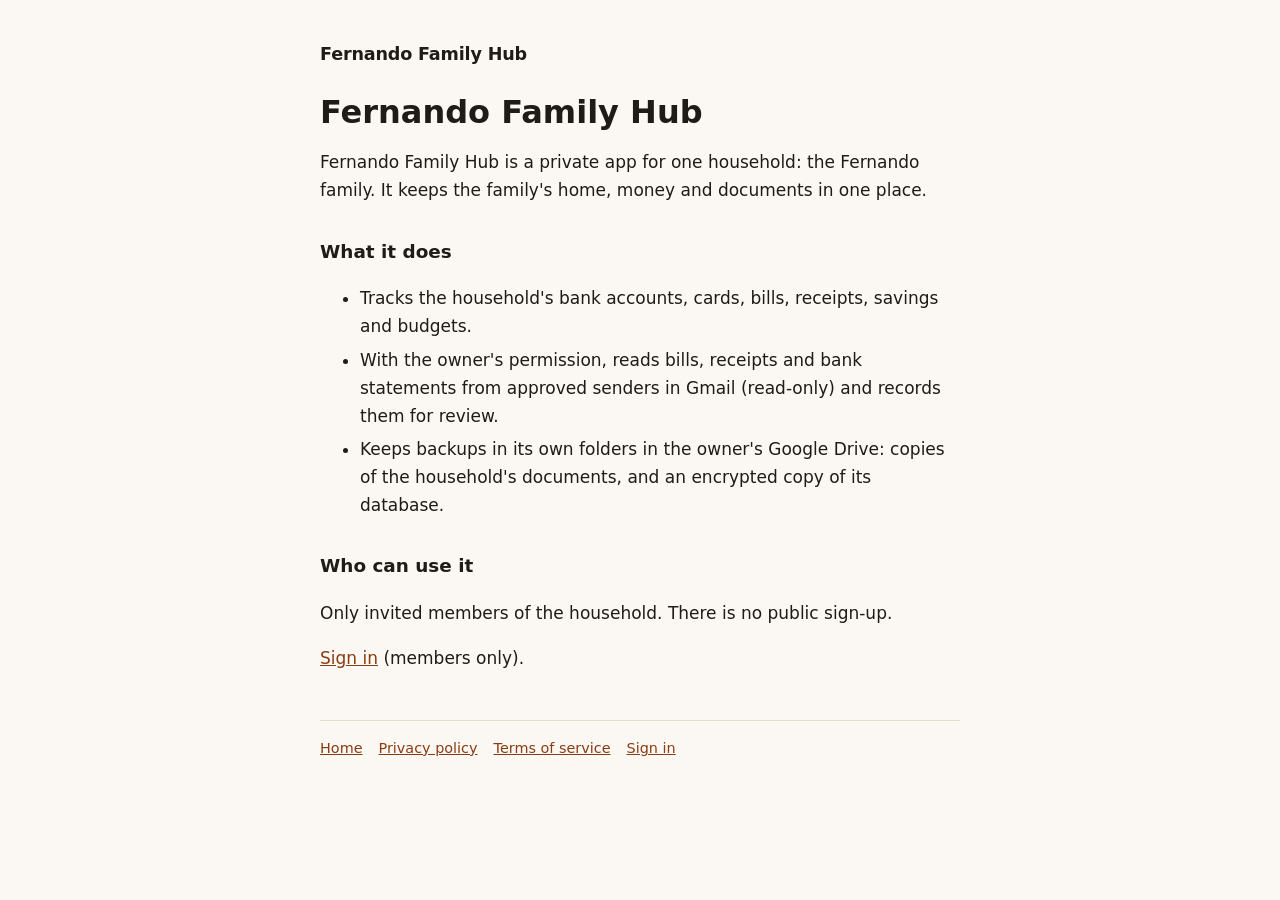
<file: index.html>
<!doctype html>
<html lang="en">
<head>
<meta charset="utf-8">
<meta name="viewport" content="width=device-width, initial-scale=1">
<title>Fernando Family Hub</title>
<meta name="description" content="Fernando Family Hub: a private household app for the Fernando family.">
<link rel="stylesheet" href="/style.css">
</head>
<body>
<main>
<a class="brand" href="/">Fernando Family Hub</a>
<h1>Fernando Family Hub</h1>
<p>Fernando Family Hub is a private app for one household: the Fernando family. It keeps the family's home, money and documents in one place.</p>
<h2>What it does</h2>
<ul>
<li>Tracks the household's bank accounts, cards, bills, receipts, savings and budgets.</li>
<li>With the owner's permission, reads bills, receipts and bank statements from approved senders in Gmail (read-only) and records them for review.</li>
<li>Keeps backups in its own folders in the owner's Google Drive: copies of the household's documents, and an encrypted copy of its database.</li>
</ul>
<h2>Who can use it</h2>
<p>Only invited members of the household. There is no public sign-up.</p>
<p><a href="https://hub.fernandofamily.com/login">Sign in</a> (members only).</p>
<footer><a href="/">Home</a><a href="/privacy">Privacy policy</a><a href="/terms">Terms of service</a><a href="https://hub.fernandofamily.com/login">Sign in</a></footer>
</main>
</body>
</html>
</file>
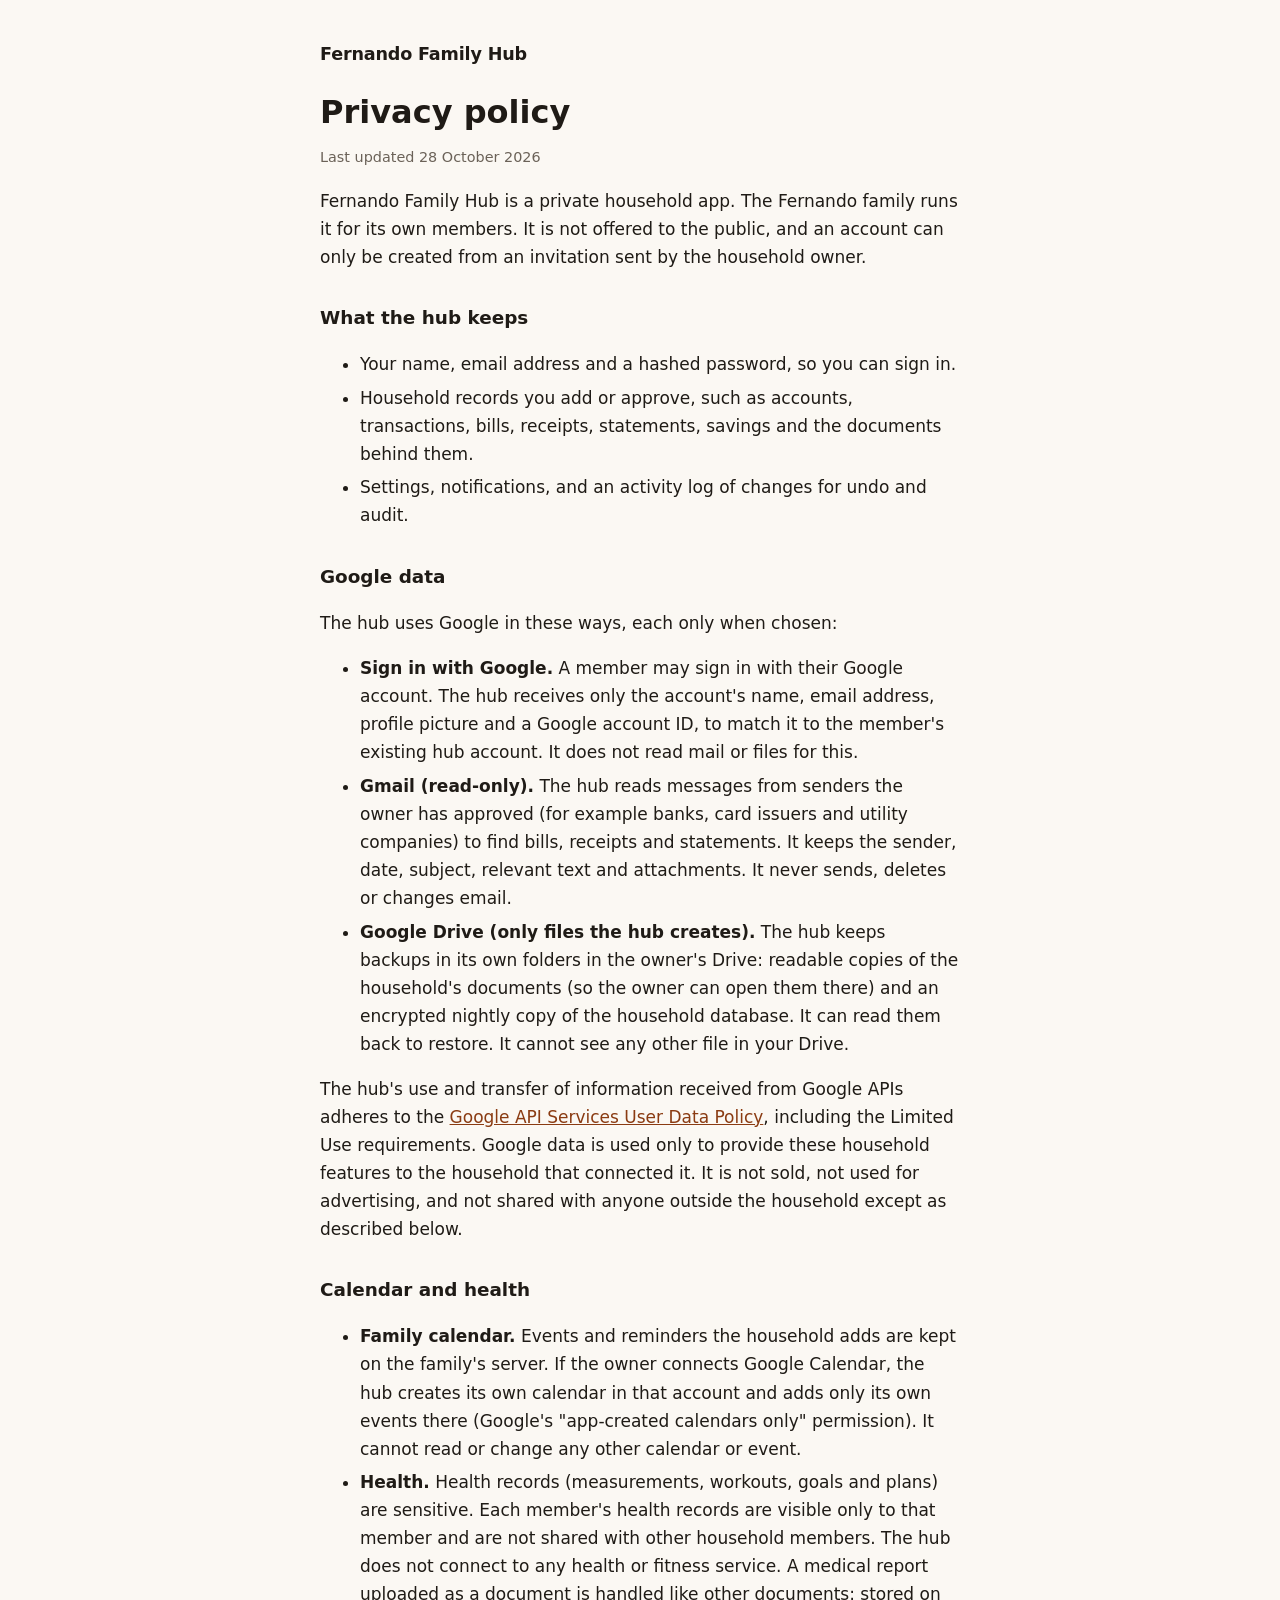
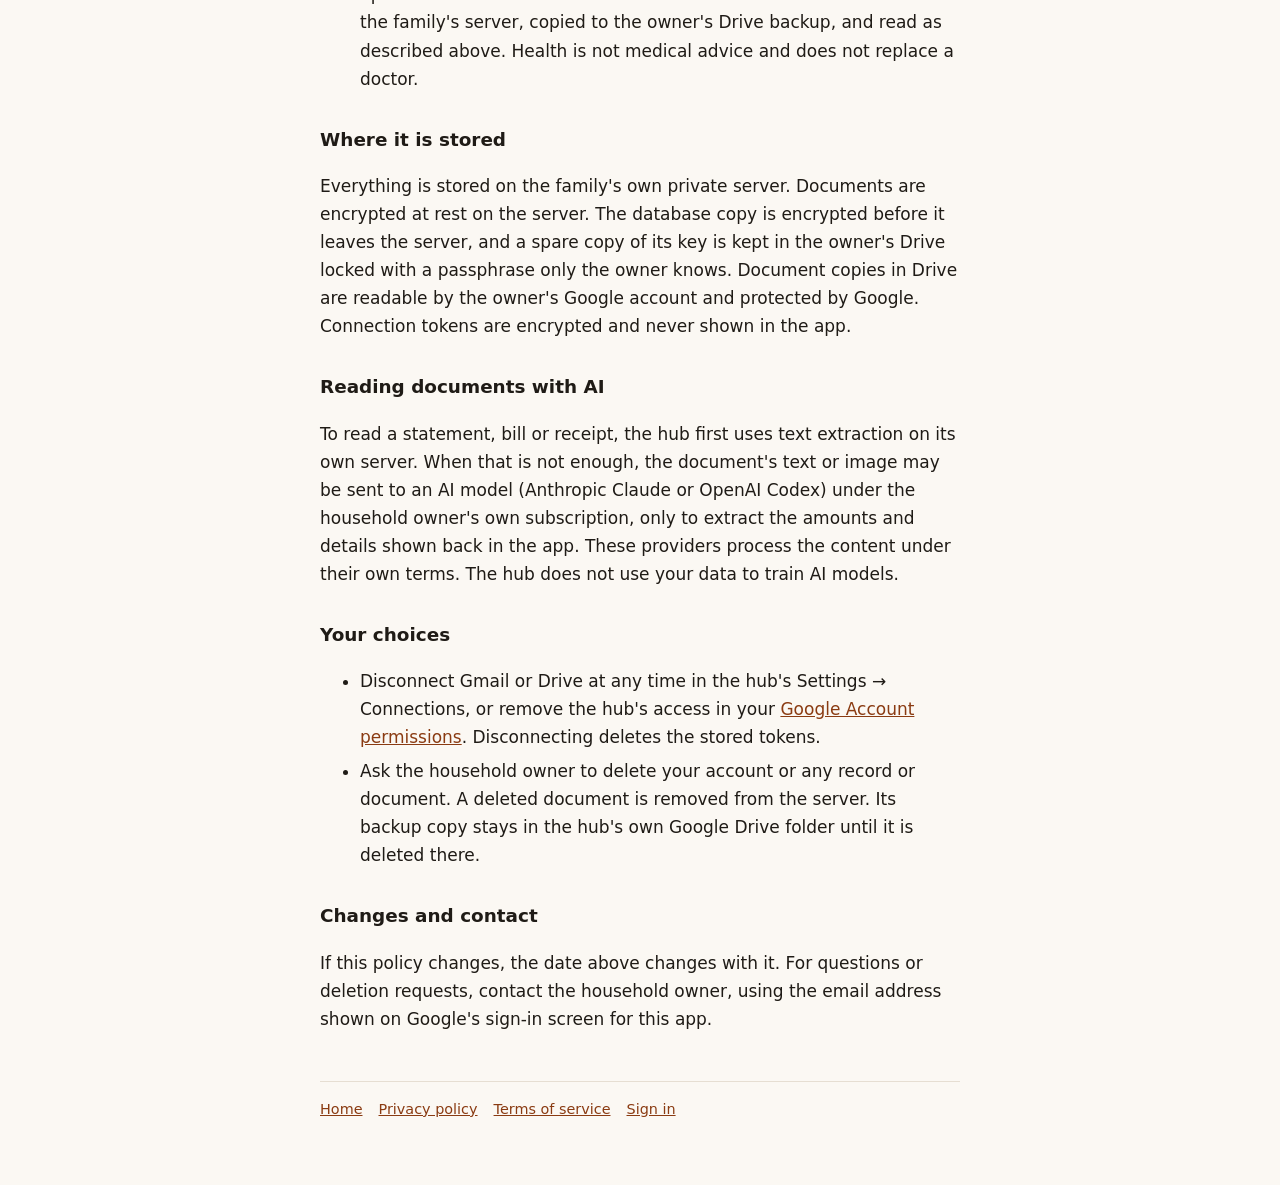
<file: privacy.html>
<!doctype html>
<html lang="en">
<head>
<meta charset="utf-8">
<meta name="viewport" content="width=device-width, initial-scale=1">
<title>Privacy policy · Fernando Family Hub</title>
<link rel="stylesheet" href="/style.css">
</head>
<body>
<main>
<a class="brand" href="/">Fernando Family Hub</a>
<h1>Privacy policy</h1>
<p class="updated">Last updated 28 October 2026</p>
<p>Fernando Family Hub is a private household app. The Fernando family runs it for its own members. It is not offered to the public, and an account can only be created from an invitation sent by the household owner.</p>

<h2>What the hub keeps</h2>
<ul>
<li>Your name, email address and a hashed password, so you can sign in.</li>
<li>Household records you add or approve, such as accounts, transactions, bills, receipts, statements, savings and the documents behind them.</li>
<li>Settings, notifications, and an activity log of changes for undo and audit.</li>
</ul>

<h2>Google data</h2>
<p>The hub uses Google in these ways, each only when chosen:</p>
<ul>
<li><strong>Sign in with Google.</strong> A member may sign in with their Google account. The hub receives only the account's name, email address, profile picture and a Google account ID, to match it to the member's existing hub account. It does not read mail or files for this.</li>
<li><strong>Gmail (read-only).</strong> The hub reads messages from senders the owner has approved (for example banks, card issuers and utility companies) to find bills, receipts and statements. It keeps the sender, date, subject, relevant text and attachments. It never sends, deletes or changes email.</li>
<li><strong>Google Drive (only files the hub creates).</strong> The hub keeps backups in its own folders in the owner's Drive: readable copies of the household's documents (so the owner can open them there) and an encrypted nightly copy of the household database. It can read them back to restore. It cannot see any other file in your Drive.</li>
</ul>
<p>The hub's use and transfer of information received from Google APIs adheres to the <a href="https://developers.google.com/terms/api-services-user-data-policy">Google API Services User Data Policy</a>, including the Limited Use requirements. Google data is used only to provide these household features to the household that connected it. It is not sold, not used for advertising, and not shared with anyone outside the household except as described below.</p>

<h2>Calendar and health</h2>
<ul>
<li><strong>Family calendar.</strong> Events and reminders the household adds are kept on the family's server. If the owner connects Google Calendar, the hub creates its own calendar in that account and adds only its own events there (Google's "app-created calendars only" permission). It cannot read or change any other calendar or event.</li>
<li><strong>Health.</strong> Health records (measurements, workouts, goals and plans) are sensitive. Each member's health records are visible only to that member and are not shared with other household members. The hub does not connect to any health or fitness service. A medical report uploaded as a document is handled like other documents: stored on the family's server, copied to the owner's Drive backup, and read as described above. Health is not medical advice and does not replace a doctor.</li>
</ul>

<h2>Where it is stored</h2>
<p>Everything is stored on the family's own private server. Documents are encrypted at rest on the server. The database copy is encrypted before it leaves the server, and a spare copy of its key is kept in the owner's Drive locked with a passphrase only the owner knows. Document copies in Drive are readable by the owner's Google account and protected by Google. Connection tokens are encrypted and never shown in the app.</p>

<h2>Reading documents with AI</h2>
<p>To read a statement, bill or receipt, the hub first uses text extraction on its own server. When that is not enough, the document's text or image may be sent to an AI model (Anthropic Claude or OpenAI Codex) under the household owner's own subscription, only to extract the amounts and details shown back in the app. These providers process the content under their own terms. The hub does not use your data to train AI models.</p>

<h2>Your choices</h2>
<ul>
<li>Disconnect Gmail or Drive at any time in the hub's Settings → Connections, or remove the hub's access in your <a href="https://myaccount.google.com/permissions">Google Account permissions</a>. Disconnecting deletes the stored tokens.</li>
<li>Ask the household owner to delete your account or any record or document. A deleted document is removed from the server. Its backup copy stays in the hub's own Google Drive folder until it is deleted there.</li>
</ul>

<h2>Changes and contact</h2>
<p>If this policy changes, the date above changes with it. For questions or deletion requests, contact the household owner, using the email address shown on Google's sign-in screen for this app.</p>
<footer><a href="/">Home</a><a href="/privacy">Privacy policy</a><a href="/terms">Terms of service</a><a href="https://hub.fernandofamily.com/login">Sign in</a></footer>
</main>
</body>
</html>
</file>
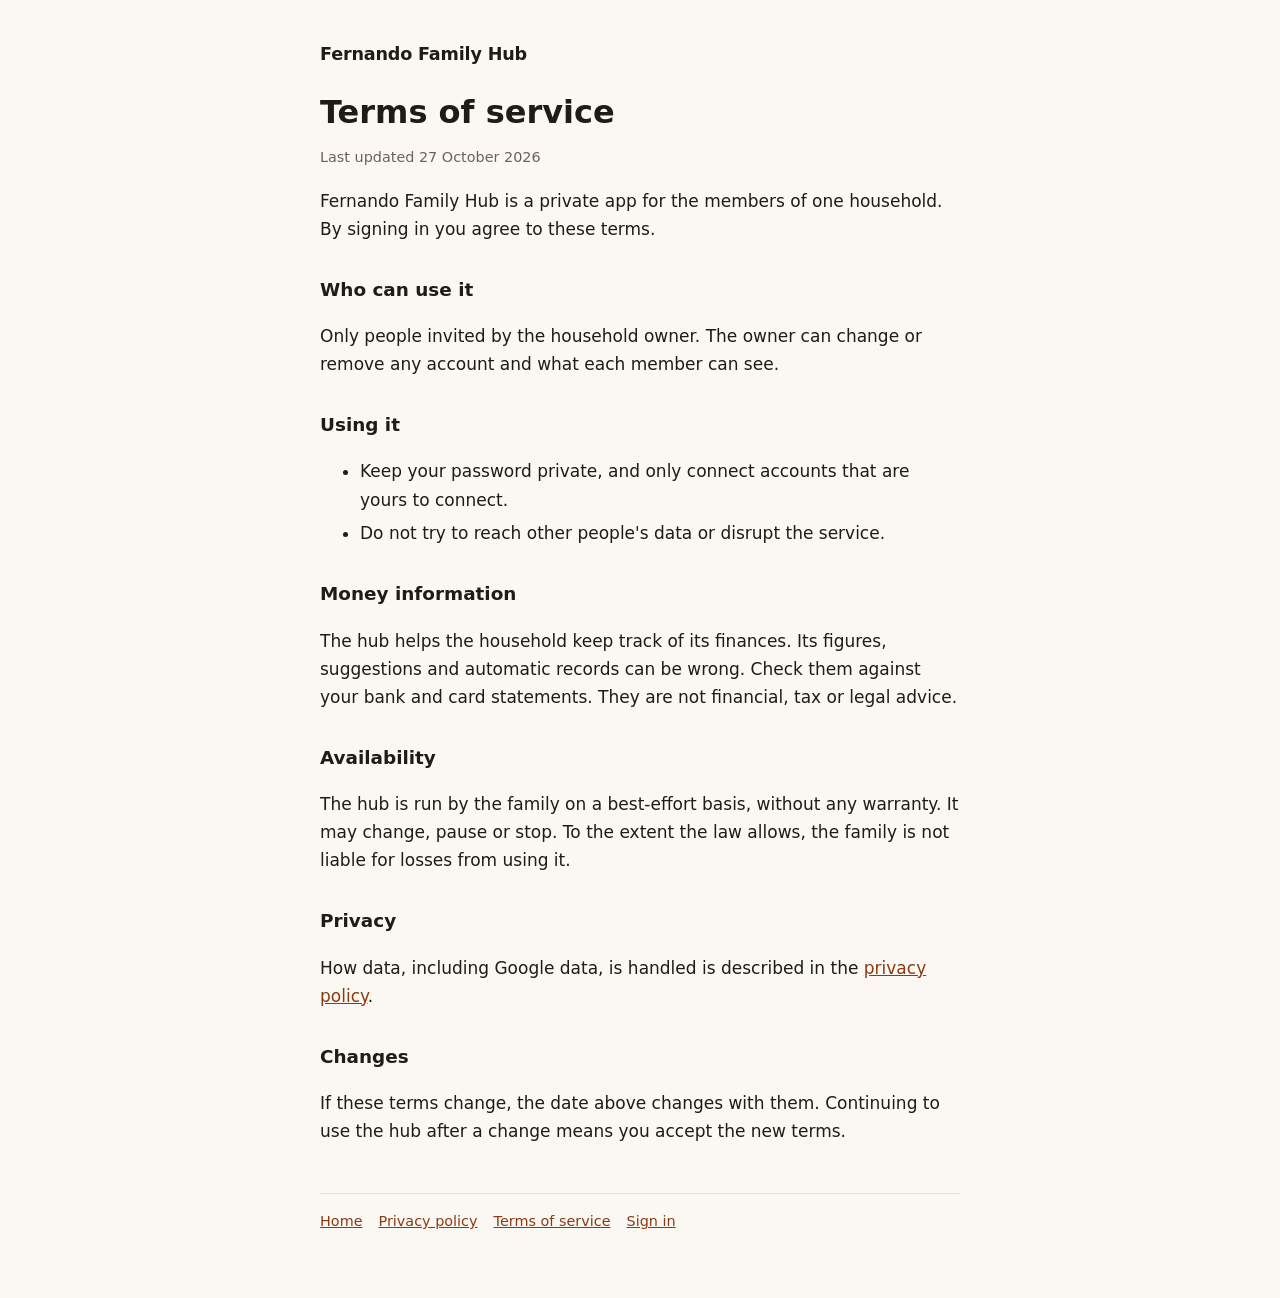
<file: terms.html>
<!doctype html>
<html lang="en">
<head>
<meta charset="utf-8">
<meta name="viewport" content="width=device-width, initial-scale=1">
<title>Terms of service · Fernando Family Hub</title>
<link rel="stylesheet" href="/style.css">
</head>
<body>
<main>
<a class="brand" href="/">Fernando Family Hub</a>
<h1>Terms of service</h1>
<p class="updated">Last updated 27 October 2026</p>
<p>Fernando Family Hub is a private app for the members of one household. By signing in you agree to these terms.</p>

<h2>Who can use it</h2>
<p>Only people invited by the household owner. The owner can change or remove any account and what each member can see.</p>

<h2>Using it</h2>
<ul>
<li>Keep your password private, and only connect accounts that are yours to connect.</li>
<li>Do not try to reach other people's data or disrupt the service.</li>
</ul>

<h2>Money information</h2>
<p>The hub helps the household keep track of its finances. Its figures, suggestions and automatic records can be wrong. Check them against your bank and card statements. They are not financial, tax or legal advice.</p>

<h2>Availability</h2>
<p>The hub is run by the family on a best-effort basis, without any warranty. It may change, pause or stop. To the extent the law allows, the family is not liable for losses from using it.</p>

<h2>Privacy</h2>
<p>How data, including Google data, is handled is described in the <a href="/privacy">privacy policy</a>.</p>

<h2>Changes</h2>
<p>If these terms change, the date above changes with them. Continuing to use the hub after a change means you accept the new terms.</p>
<footer><a href="/">Home</a><a href="/privacy">Privacy policy</a><a href="/terms">Terms of service</a><a href="https://hub.fernandofamily.com/login">Sign in</a></footer>
</main>
</body>
</html>
</file>
<file: style.css>
:root { --bg: #fbf8f3; --fg: #1f1b16; --muted: #6b6258; --accent: #8a3b12; --line: #e6ded2; }
@media (prefers-color-scheme: dark) {
  :root { --bg: #16130f; --fg: #f1ebe2; --muted: #a99e90; --accent: #f0a46f; --line: #2e2822; }
}
* { box-sizing: border-box; }
body { margin: 0; background: var(--bg); color: var(--fg); font: 17px/1.65 system-ui, -apple-system, "Segoe UI", sans-serif; }
main { max-width: 42rem; margin: 0 auto; padding: 2.5rem 1rem 4rem; }
.brand { font-weight: 700; letter-spacing: -0.01em; color: var(--fg); text-decoration: none; font-size: 1.1rem; }
h1 { font-size: 2rem; line-height: 1.2; margin: 1.5rem 0 0.25rem; }
h2 { font-size: 1.15rem; margin: 2rem 0 0.25rem; }
.updated, footer { color: var(--muted); font-size: 0.9rem; }
a { color: var(--accent); }
li { margin: 0.35rem 0; }
footer { margin-top: 3rem; padding-top: 1rem; border-top: 1px solid var(--line); display: flex; gap: 1rem; flex-wrap: wrap; }
</file>
